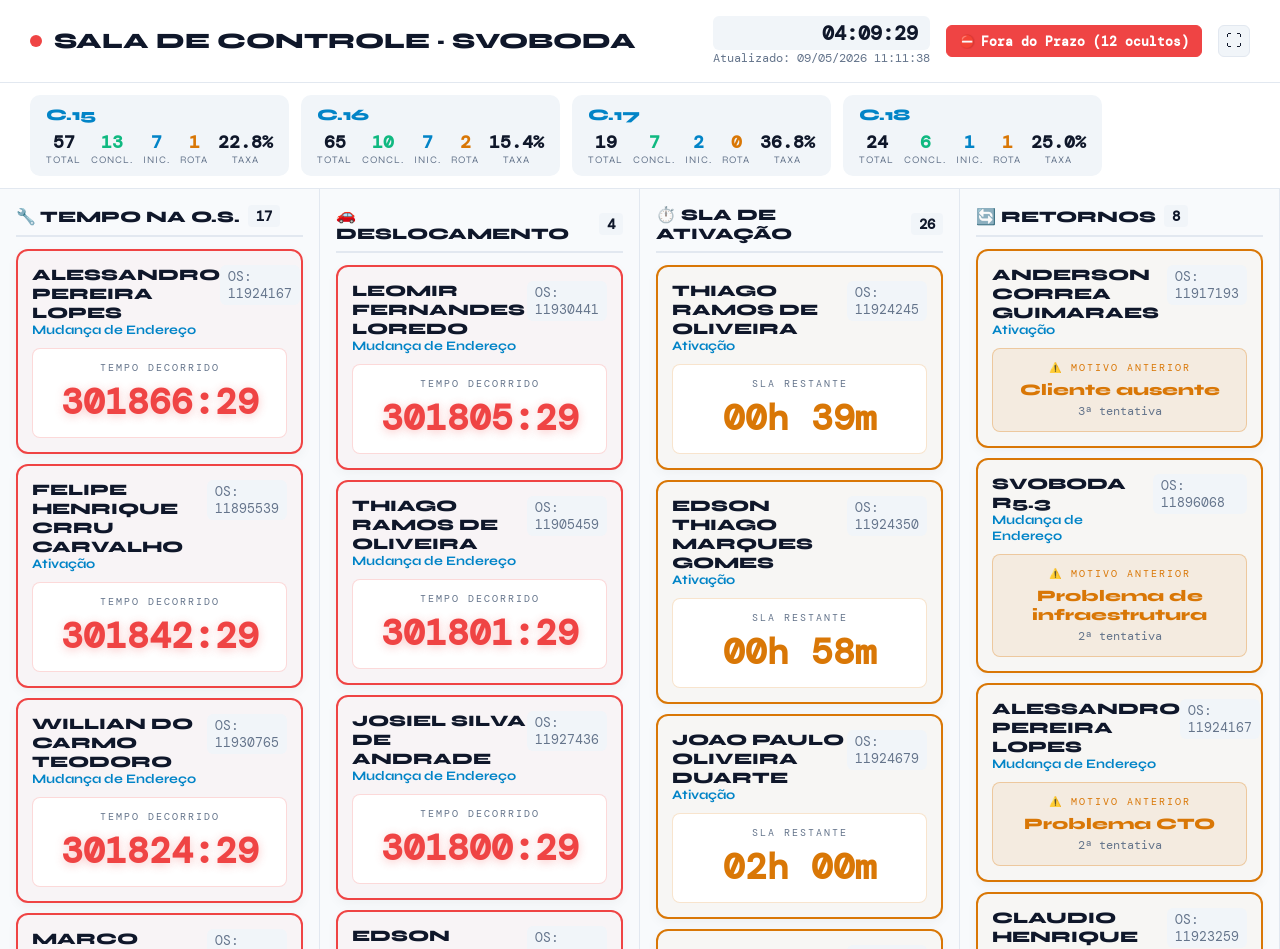
<file: monitor_os_tv.html>
<!DOCTYPE html>
<html lang="pt-BR">
<head>
<meta charset="UTF-8">
<meta http-equiv="refresh" content="60">
<meta http-equiv="cache-control" content="no-cache, no-store, must-revalidate">
<meta http-equiv="pragma" content="no-cache">
<meta http-equiv="expires" content="0">
<meta name="viewport" content="width=device-width, initial-scale=1.0">
<title>Monitor TV - Sala de Controle</title>
<link href="https://fonts.googleapis.com/css2?family=Syne:wght@400;600;700;800&family=DM+Mono:wght@300;400;500;700&display=swap" rel="stylesheet">
<style>
  :root {
    --bg: #f8fafc; --surface: #ffffff; --surface2: #f1f5f9;
    --border: #e2e8f0; --accent: #0284c7; --green: #10b981;
    --red: #ef4444; --yellow: #d97706; --text: #0f172a; --muted: #64748b;
    --font-head: 'Syne', sans-serif; --font-mono: 'DM Mono', monospace;
  }
  * { margin:0; padding:0; box-sizing:border-box; }
  body { background:var(--bg); color:var(--text); font-family:var(--font-head); overflow-x:hidden; }

  .tv-header {
    display:flex; align-items:center; justify-content:space-between;
    padding:16px 30px; background:#fff;
    border-bottom:1px solid var(--border); box-shadow:0 2px 10px rgba(0,0,0,0.03);
  }
  .tv-title { font-size:22px; font-weight:800; display:flex; align-items:center; gap:12px; }
  .pulse-dot { width:12px; height:12px; border-radius:50%; background:var(--red); animation:pulse 1.5s infinite; }
  .tv-clock { font-family:var(--font-mono); font-size:20px; font-weight:700; background:var(--surface2); padding:4px 12px; border-radius:6px; }
  .tv-update { font-family:var(--font-mono); font-size:12px; color:var(--muted); }

  /* Regionais */
  .regionais-row {
    display:flex; gap:12px; padding:12px 30px; background:#fff;
    border-bottom:1px solid var(--border); overflow-x:auto;
  }
  .regional-card {
    background:var(--surface2); border-radius:10px; padding:10px 16px;
    min-width:180px; flex-shrink:0;
  }
  .regional-nome { font-size:16px; font-weight:800; margin-bottom:6px; color:var(--accent); }
  .regional-stats { display:flex; gap:10px; }
  .stat { display:flex; flex-direction:column; align-items:center; }
  .stat-num { font-family:var(--font-mono); font-size:18px; font-weight:800; }
  .stat-num.green { color:var(--green); }
  .stat-num.blue { color:var(--accent); }
  .stat-num.orange { color:var(--yellow); }
  .stat-label { font-size:10px; color:var(--muted); text-transform:uppercase; letter-spacing:1px; }

  /* Paineis */
  .panels { display:grid; grid-template-columns:1fr 1fr 1fr 1fr; gap:0; height:calc(100vh - 140px); }
  .panel {
    padding:16px; overflow-y:auto; border-right:1px solid var(--border);
  }
  .panel-title {
    font-size:16px; font-weight:800; margin-bottom:12px;
    display:flex; align-items:center; gap:8px;
    padding-bottom:8px; border-bottom:2px solid var(--border);
  }
  .panel-title .count { font-family:var(--font-mono); background:var(--surface2); padding:2px 8px; border-radius:4px; font-size:14px; }

  .os-card {
    background:var(--surface); border:2px solid var(--border);
    border-radius:12px; padding:14px; margin-bottom:10px;
    display:flex; flex-direction:column; gap:10px;
    box-shadow:0 4px 12px rgba(0,0,0,0.04);
  }
  .os-card.danger { border-color:var(--red); background:rgba(239,68,68,0.03); animation:borderPulse 2s infinite; }
  .os-card.warning { border-color:var(--yellow); background:rgba(217,119,6,0.03); }

  .tec-info { display:flex; justify-content:space-between; align-items:flex-start; }
  .tec-name { font-size:16px; font-weight:800; text-transform:uppercase; }
  .os-number { font-family:var(--font-mono); color:var(--muted); font-size:13px; background:var(--surface2); padding:3px 8px; border-radius:6px; }
  .os-type { font-size:13px; color:var(--accent); font-weight:700; }

  .timer-box {
    background:var(--surface2); border-radius:8px; padding:12px;
    display:flex; flex-direction:column; align-items:center;
    border:1px solid var(--border);
  }
  .timer-label { font-family:var(--font-mono); font-size:10px; color:var(--muted); text-transform:uppercase; letter-spacing:2px; margin-bottom:4px; }
  .timer-value { font-family:var(--font-mono); font-size:36px; font-weight:800; }

  .danger .timer-box { background:#fff; border-color:rgba(239,68,68,0.2); }
  .danger .timer-value { color:var(--red); text-shadow:0 2px 10px rgba(239,68,68,0.3); }
  .danger.sla-estourado .timer-box { animation:pulse 1.5s infinite; }
  .warning .timer-box { background:#fff; border-color:rgba(217,119,6,0.2); }
  .warning .timer-value { color:var(--yellow); }
  .safe .timer-value { color:var(--green); }

  .empty-msg { text-align:center; padding:40px; color:var(--muted); font-size:18px; }

  /* Retorno cards */
  .retorno-motivo {
    background:rgba(217,119,6,0.08); border:1px solid rgba(217,119,6,0.3);
    border-radius:8px; padding:12px; text-align:center;
  }
  .retorno-label {
    font-family:var(--font-mono); font-size:10px; color:var(--yellow);
    text-transform:uppercase; letter-spacing:2px; margin-bottom:6px;
  }
  .retorno-texto {
    font-size:16px; font-weight:800; color:var(--yellow);
  }
  .retorno-tentativas {
    font-family:var(--font-mono); font-size:12px; color:var(--muted); margin-top:4px;
  }
  .danger .retorno-motivo {
    background:rgba(239,68,68,0.08); border-color:rgba(239,68,68,0.3);
  }
  .danger .retorno-label, .danger .retorno-texto {
    color:var(--red);
  }

  .fs-btn { background:var(--surface2); border:1px solid var(--border); color:var(--text); width:32px; height:32px; border-radius:6px; cursor:pointer; font-size:16px; display:flex; align-items:center; justify-content:center; transition:all 0.2s; }
  .fs-btn:hover { background:var(--accent); color:#fff; border-color:var(--accent); }
  .filter-fora-btn { width:auto; padding:0 12px; gap:6px; font-size:13px; font-family:var(--font-mono); font-weight:700; border-radius:6px; white-space:nowrap; }
  .filter-fora-btn.fora-oculto { background:#ef4444; color:#fff; border-color:#ef4444; }
  .filter-fora-btn.fora-oculto:hover { background:#dc2626; border-color:#dc2626; }

  @keyframes pulse { 0%,100%{opacity:1;box-shadow:0 0 8px rgba(239,68,68,0.6);} 50%{opacity:.4;box-shadow:none;} }
  @keyframes borderPulse { 0%,100%{border-color:var(--red);box-shadow:0 0 15px rgba(239,68,68,0.15);} 50%{border-color:var(--border);box-shadow:none;} }
</style>
</head>
<body>

<div class="tv-header">
  <div class="tv-title">
    <div class="pulse-dot"></div>
    SALA DE CONTROLE · SVOBODA
  </div>
  <div style="display:flex; align-items:center; gap:16px;">
    <div style="text-align:right;">
      <div class="tv-clock" id="main-clock">11:11:38</div>
      <div class="tv-update">Atualizado: 09/05/2026 11:11:38</div>
    </div>
    <button class="fs-btn filter-fora-btn" id="btn-fora" onclick="toggleFora()" title="Ocultar/Mostrar Fora do Prazo">⛔ <span id="lbl-fora">Fora do Prazo</span></button>
    <button class="fs-btn" onclick="toggleFS()" title="Tela Cheia">⛶</button>
  </div>
</div>

<div class="regionais-row">
        <div class="regional-card">
          <div class="regional-nome">C.15</div>
          <div class="regional-stats">
            <div class="stat"><span class="stat-num">57</span><span class="stat-label">Total</span></div>
            <div class="stat"><span class="stat-num green">13</span><span class="stat-label">Concl.</span></div>
            <div class="stat"><span class="stat-num blue">7</span><span class="stat-label">Inic.</span></div>
            <div class="stat"><span class="stat-num orange">1</span><span class="stat-label">Rota</span></div>
            <div class="stat"><span class="stat-num">22.8%</span><span class="stat-label">Taxa</span></div>
          </div>
        </div>
        <div class="regional-card">
          <div class="regional-nome">C.16</div>
          <div class="regional-stats">
            <div class="stat"><span class="stat-num">65</span><span class="stat-label">Total</span></div>
            <div class="stat"><span class="stat-num green">10</span><span class="stat-label">Concl.</span></div>
            <div class="stat"><span class="stat-num blue">7</span><span class="stat-label">Inic.</span></div>
            <div class="stat"><span class="stat-num orange">2</span><span class="stat-label">Rota</span></div>
            <div class="stat"><span class="stat-num">15.4%</span><span class="stat-label">Taxa</span></div>
          </div>
        </div>
        <div class="regional-card">
          <div class="regional-nome">C.17</div>
          <div class="regional-stats">
            <div class="stat"><span class="stat-num">19</span><span class="stat-label">Total</span></div>
            <div class="stat"><span class="stat-num green">7</span><span class="stat-label">Concl.</span></div>
            <div class="stat"><span class="stat-num blue">2</span><span class="stat-label">Inic.</span></div>
            <div class="stat"><span class="stat-num orange">0</span><span class="stat-label">Rota</span></div>
            <div class="stat"><span class="stat-num">36.8%</span><span class="stat-label">Taxa</span></div>
          </div>
        </div>
        <div class="regional-card">
          <div class="regional-nome">C.18</div>
          <div class="regional-stats">
            <div class="stat"><span class="stat-num">24</span><span class="stat-label">Total</span></div>
            <div class="stat"><span class="stat-num green">6</span><span class="stat-label">Concl.</span></div>
            <div class="stat"><span class="stat-num blue">1</span><span class="stat-label">Inic.</span></div>
            <div class="stat"><span class="stat-num orange">1</span><span class="stat-label">Rota</span></div>
            <div class="stat"><span class="stat-num">25.0%</span><span class="stat-label">Taxa</span></div>
          </div>
        </div></div>

<div class="panels">
  <div class="panel">
    <div class="panel-title">🔧 TEMPO NA O.S. <span class="count">17</span></div>
    
        <div class="os-card danger">
          <div class="tec-info">
            <div>
              <div class="tec-name">Alessandro Pereira Lopes</div>
              <div class="os-type">Mudança de Endereço</div>
            </div>
            <div class="os-number">OS: 11924167</div>
          </div>
          <div class="timer-box">
            <div class="timer-label">TEMPO DECORRIDO</div>
            <div class="timer-value" data-start-epoch="1778331780364">68:00</div>
          </div>
        </div>
        <div class="os-card danger">
          <div class="tec-info">
            <div>
              <div class="tec-name">FELIPE HENRIQUE CRRU CARVALHO</div>
              <div class="os-type">Ativação</div>
            </div>
            <div class="os-number">OS: 11895539</div>
          </div>
          <div class="timer-box">
            <div class="timer-label">TEMPO DECORRIDO</div>
            <div class="timer-value" data-start-epoch="1778333220368">44:00</div>
          </div>
        </div>
        <div class="os-card safe">
          <div class="tec-info">
            <div>
              <div class="tec-name">Willian do Carmo Teodoro</div>
              <div class="os-type">Mudança de Endereço</div>
            </div>
            <div class="os-number">OS: 11930765</div>
          </div>
          <div class="timer-box">
            <div class="timer-label">TEMPO DECORRIDO</div>
            <div class="timer-value" data-start-epoch="1778334300369">26:00</div>
          </div>
        </div>
        <div class="os-card safe">
          <div class="tec-info">
            <div>
              <div class="tec-name">Marco Antonio de Sena Goncalves</div>
              <div class="os-type">Ativação</div>
            </div>
            <div class="os-number">OS: 11929394</div>
          </div>
          <div class="timer-box">
            <div class="timer-label">TEMPO DECORRIDO</div>
            <div class="timer-value" data-start-epoch="1778334480364">23:00</div>
          </div>
        </div>
        <div class="os-card safe">
          <div class="tec-info">
            <div>
              <div class="tec-name">Anderson Correa Guimaraes</div>
              <div class="os-type">Ativação</div>
            </div>
            <div class="os-number">OS: 11926240</div>
          </div>
          <div class="timer-box">
            <div class="timer-label">TEMPO DECORRIDO</div>
            <div class="timer-value" data-start-epoch="1778334480367">23:00</div>
          </div>
        </div>
        <div class="os-card safe">
          <div class="tec-info">
            <div>
              <div class="tec-name">WAGNER JULIO LOPES MENDES</div>
              <div class="os-type">Mudança de Endereço</div>
            </div>
            <div class="os-number">OS: 11905114</div>
          </div>
          <div class="timer-box">
            <div class="timer-label">TEMPO DECORRIDO</div>
            <div class="timer-value" data-start-epoch="1778334480369">23:00</div>
          </div>
        </div>
        <div class="os-card safe">
          <div class="tec-info">
            <div>
              <div class="tec-name">Jefferson de Oliveira Alves</div>
              <div class="os-type">Ativação</div>
            </div>
            <div class="os-number">OS: 11910239</div>
          </div>
          <div class="timer-box">
            <div class="timer-label">TEMPO DECORRIDO</div>
            <div class="timer-value" data-start-epoch="1778334660365">20:00</div>
          </div>
        </div>
        <div class="os-card safe">
          <div class="tec-info">
            <div>
              <div class="tec-name">Deyvid Vieira da Silva</div>
              <div class="os-type">Ativação</div>
            </div>
            <div class="os-number">OS: 11922176</div>
          </div>
          <div class="timer-box">
            <div class="timer-label">TEMPO DECORRIDO</div>
            <div class="timer-value" data-start-epoch="1778334840365">17:00</div>
          </div>
        </div>
        <div class="os-card safe">
          <div class="tec-info">
            <div>
              <div class="tec-name">CRISTOVO PEREIRA DAMA</div>
              <div class="os-type">Mudança de Endereço</div>
            </div>
            <div class="os-number">OS: 11928696</div>
          </div>
          <div class="timer-box">
            <div class="timer-label">TEMPO DECORRIDO</div>
            <div class="timer-value" data-start-epoch="1778335080367">13:00</div>
          </div>
        </div>
        <div class="os-card safe">
          <div class="tec-info">
            <div>
              <div class="tec-name">JONATHAS DE SOUZA HAMMES</div>
              <div class="os-type">Ativação</div>
            </div>
            <div class="os-number">OS: 11909956</div>
          </div>
          <div class="timer-box">
            <div class="timer-label">TEMPO DECORRIDO</div>
            <div class="timer-value" data-start-epoch="1778335080368">13:00</div>
          </div>
        </div>
        <div class="os-card safe">
          <div class="tec-info">
            <div>
              <div class="tec-name">DARLAN MARQUES DANTAS</div>
              <div class="os-type">Upgrade/Downgrade</div>
            </div>
            <div class="os-number">OS: 11917813</div>
          </div>
          <div class="timer-box">
            <div class="timer-label">TEMPO DECORRIDO</div>
            <div class="timer-value" data-start-epoch="1778335140365">12:00</div>
          </div>
        </div>
        <div class="os-card safe">
          <div class="tec-info">
            <div>
              <div class="tec-name">Andre Martins Cordeiro Afonso</div>
              <div class="os-type">Ativação</div>
            </div>
            <div class="os-number">OS: 11927942</div>
          </div>
          <div class="timer-box">
            <div class="timer-label">TEMPO DECORRIDO</div>
            <div class="timer-value" data-start-epoch="1778335320368">09:00</div>
          </div>
        </div>
        <div class="os-card safe">
          <div class="tec-info">
            <div>
              <div class="tec-name">David Carneiro Rodrigues</div>
              <div class="os-type">Ativação</div>
            </div>
            <div class="os-number">OS: 11928946</div>
          </div>
          <div class="timer-box">
            <div class="timer-label">TEMPO DECORRIDO</div>
            <div class="timer-value" data-start-epoch="1778335500369">06:00</div>
          </div>
        </div>
        <div class="os-card safe">
          <div class="tec-info">
            <div>
              <div class="tec-name">Claudio Henrique De Souza</div>
              <div class="os-type">Ativação</div>
            </div>
            <div class="os-number">OS: 11930180</div>
          </div>
          <div class="timer-box">
            <div class="timer-label">TEMPO DECORRIDO</div>
            <div class="timer-value" data-start-epoch="1778335560364">05:00</div>
          </div>
        </div>
        <div class="os-card safe">
          <div class="tec-info">
            <div>
              <div class="tec-name">IGOR LOPES DA SILVA</div>
              <div class="os-type">Reparo Corretivo</div>
            </div>
            <div class="os-number">OS: 11929803</div>
          </div>
          <div class="timer-box">
            <div class="timer-label">TEMPO DECORRIDO</div>
            <div class="timer-value" data-start-epoch="1778335620367">04:00</div>
          </div>
        </div>
        <div class="os-card safe">
          <div class="tec-info">
            <div>
              <div class="tec-name">Pedro Henrique Dos Santos Da Silva</div>
              <div class="os-type">Ativação</div>
            </div>
            <div class="os-number">OS: 11918205</div>
          </div>
          <div class="timer-box">
            <div class="timer-label">TEMPO DECORRIDO</div>
            <div class="timer-value" data-start-epoch="1778335800365">01:00</div>
          </div>
        </div>
        <div class="os-card safe">
          <div class="tec-info">
            <div>
              <div class="tec-name">MAIKE MARQUES MOTTA</div>
              <div class="os-type">Ativação</div>
            </div>
            <div class="os-number">OS: 11928155</div>
          </div>
          <div class="timer-box">
            <div class="timer-label">TEMPO DECORRIDO</div>
            <div class="timer-value" data-start-epoch="1778335800368">01:00</div>
          </div>
        </div>
  </div>
  <div class="panel">
    <div class="panel-title">🚗 DESLOCAMENTO <span class="count">4</span></div>
    
        <div class="os-card safe">
          <div class="tec-info">
            <div>
              <div class="tec-name">Leomir Fernandes Loredo</div>
              <div class="os-type">Mudança de Endereço</div>
            </div>
            <div class="os-number">OS: 11930441</div>
          </div>
          <div class="timer-box">
            <div class="timer-label">TEMPO DECORRIDO</div>
            <div class="timer-value" data-start-epoch="1778335440369">07:00</div>
          </div>
        </div>
        <div class="os-card safe">
          <div class="tec-info">
            <div>
              <div class="tec-name">THIAGO RAMOS DE OLIVEIRA</div>
              <div class="os-type">Mudança de Endereço</div>
            </div>
            <div class="os-number">OS: 11905459</div>
          </div>
          <div class="timer-box">
            <div class="timer-label">TEMPO DECORRIDO</div>
            <div class="timer-value" data-start-epoch="1778335680368">03:00</div>
          </div>
        </div>
        <div class="os-card safe">
          <div class="tec-info">
            <div>
              <div class="tec-name">JOSIEL SILVA DE ANDRADE</div>
              <div class="os-type">Mudança de Endereço</div>
            </div>
            <div class="os-number">OS: 11927436</div>
          </div>
          <div class="timer-box">
            <div class="timer-label">TEMPO DECORRIDO</div>
            <div class="timer-value" data-start-epoch="1778335740369">02:00</div>
          </div>
        </div>
        <div class="os-card safe">
          <div class="tec-info">
            <div>
              <div class="tec-name">Edson Thiago Marques Gomes</div>
              <div class="os-type">Mudança de Endereço</div>
            </div>
            <div class="os-number">OS: 11926393</div>
          </div>
          <div class="timer-box">
            <div class="timer-label">TEMPO DECORRIDO</div>
            <div class="timer-value" data-start-epoch="1778336160365">00:00</div>
          </div>
        </div>
  </div>
  <div class="panel">
    <div class="panel-title">⏱️ SLA DE ATIVAÇÃO <span class="count">26</span></div>
    
        <div class="os-card danger sla-estourado">
          <div class="tec-info">
            <div>
              <div class="tec-name">Luiz Felipe Rodrigues De Fatima</div>
              <div class="os-type">Ativação</div>
            </div>
            <div class="os-number">OS: 11856124</div>
          </div>
          <div class="timer-box">
            <div class="timer-label">SLA RESTANTE</div>
            <div class="timer-value timer-sla" data-min-restantes="-28253">FORA DO PRAZO</div>
          </div>
        </div>
        <div class="os-card danger sla-estourado">
          <div class="tec-info">
            <div>
              <div class="tec-name">SVOBODA R6.1</div>
              <div class="os-type">Ativação</div>
            </div>
            <div class="os-number">OS: 11873709</div>
          </div>
          <div class="timer-box">
            <div class="timer-label">SLA RESTANTE</div>
            <div class="timer-value timer-sla" data-min-restantes="-20225">FORA DO PRAZO</div>
          </div>
        </div>
        <div class="os-card danger sla-estourado">
          <div class="tec-info">
            <div>
              <div class="tec-name">FELIPE HENRIQUE CRRU CARVALHO</div>
              <div class="os-type">Ativação</div>
            </div>
            <div class="os-number">OS: 11895539</div>
          </div>
          <div class="timer-box">
            <div class="timer-label">SLA RESTANTE</div>
            <div class="timer-value timer-sla" data-min-restantes="-11435">FORA DO PRAZO</div>
          </div>
        </div>
        <div class="os-card danger sla-estourado">
          <div class="tec-info">
            <div>
              <div class="tec-name">JONATHAS DE SOUZA HAMMES</div>
              <div class="os-type">Ativação</div>
            </div>
            <div class="os-number">OS: 11909956</div>
          </div>
          <div class="timer-box">
            <div class="timer-label">SLA RESTANTE</div>
            <div class="timer-value timer-sla" data-min-restantes="-4403">FORA DO PRAZO</div>
          </div>
        </div>
        <div class="os-card danger sla-estourado">
          <div class="tec-info">
            <div>
              <div class="tec-name">Jefferson de Oliveira Alves</div>
              <div class="os-type">Ativação</div>
            </div>
            <div class="os-number">OS: 11910239</div>
          </div>
          <div class="timer-box">
            <div class="timer-label">SLA RESTANTE</div>
            <div class="timer-value timer-sla" data-min-restantes="-4360">FORA DO PRAZO</div>
          </div>
        </div>
        <div class="os-card danger sla-estourado">
          <div class="tec-info">
            <div>
              <div class="tec-name">CRISTOVO PEREIRA DAMA</div>
              <div class="os-type">Ativação</div>
            </div>
            <div class="os-number">OS: 11915546</div>
          </div>
          <div class="timer-box">
            <div class="timer-label">SLA RESTANTE</div>
            <div class="timer-value timer-sla" data-min-restantes="-2821">FORA DO PRAZO</div>
          </div>
        </div>
        <div class="os-card danger sla-estourado">
          <div class="tec-info">
            <div>
              <div class="tec-name">IGOR LOPES DA SILVA</div>
              <div class="os-type">Ativação</div>
            </div>
            <div class="os-number">OS: 11915649</div>
          </div>
          <div class="timer-box">
            <div class="timer-label">SLA RESTANTE</div>
            <div class="timer-value timer-sla" data-min-restantes="-2788">FORA DO PRAZO</div>
          </div>
        </div>
        <div class="os-card danger sla-estourado">
          <div class="tec-info">
            <div>
              <div class="tec-name">MAIKE MARQUES MOTTA</div>
              <div class="os-type">Ativação</div>
            </div>
            <div class="os-number">OS: 11915760</div>
          </div>
          <div class="timer-box">
            <div class="timer-label">SLA RESTANTE</div>
            <div class="timer-value timer-sla" data-min-restantes="-2766">FORA DO PRAZO</div>
          </div>
        </div>
        <div class="os-card danger sla-estourado">
          <div class="tec-info">
            <div>
              <div class="tec-name">Anderson Correa Guimaraes</div>
              <div class="os-type">Ativação</div>
            </div>
            <div class="os-number">OS: 11917193</div>
          </div>
          <div class="timer-box">
            <div class="timer-label">SLA RESTANTE</div>
            <div class="timer-value timer-sla" data-min-restantes="-2511">FORA DO PRAZO</div>
          </div>
        </div>
        <div class="os-card danger sla-estourado">
          <div class="tec-info">
            <div>
              <div class="tec-name">Pedro Henrique Dos Santos Da Silva</div>
              <div class="os-type">Ativação</div>
            </div>
            <div class="os-number">OS: 11918205</div>
          </div>
          <div class="timer-box">
            <div class="timer-label">SLA RESTANTE</div>
            <div class="timer-value timer-sla" data-min-restantes="-2251">FORA DO PRAZO</div>
          </div>
        </div>
        <div class="os-card danger sla-estourado">
          <div class="tec-info">
            <div>
              <div class="tec-name">Deyvid Vieira da Silva</div>
              <div class="os-type">Ativação</div>
            </div>
            <div class="os-number">OS: 11922176</div>
          </div>
          <div class="timer-box">
            <div class="timer-label">SLA RESTANTE</div>
            <div class="timer-value timer-sla" data-min-restantes="-973">FORA DO PRAZO</div>
          </div>
        </div>
        <div class="os-card danger sla-estourado">
          <div class="tec-info">
            <div>
              <div class="tec-name">Claudio Henrique De Souza</div>
              <div class="os-type">Ativação</div>
            </div>
            <div class="os-number">OS: 11923259</div>
          </div>
          <div class="timer-box">
            <div class="timer-label">SLA RESTANTE</div>
            <div class="timer-value timer-sla" data-min-restantes="-119">FORA DO PRAZO</div>
          </div>
        </div>
        <div class="os-card warning">
          <div class="tec-info">
            <div>
              <div class="tec-name">THIAGO RAMOS DE OLIVEIRA</div>
              <div class="os-type">Ativação</div>
            </div>
            <div class="os-number">OS: 11924245</div>
          </div>
          <div class="timer-box">
            <div class="timer-label">SLA RESTANTE</div>
            <div class="timer-value timer-sla" data-min-restantes="39">00h 39m</div>
          </div>
        </div>
        <div class="os-card warning">
          <div class="tec-info">
            <div>
              <div class="tec-name">Edson Thiago Marques Gomes</div>
              <div class="os-type">Ativação</div>
            </div>
            <div class="os-number">OS: 11924350</div>
          </div>
          <div class="timer-box">
            <div class="timer-label">SLA RESTANTE</div>
            <div class="timer-value timer-sla" data-min-restantes="58">00h 58m</div>
          </div>
        </div>
        <div class="os-card warning">
          <div class="tec-info">
            <div>
              <div class="tec-name">JOAO PAULO OLIVEIRA DUARTE</div>
              <div class="os-type">Ativação</div>
            </div>
            <div class="os-number">OS: 11924679</div>
          </div>
          <div class="timer-box">
            <div class="timer-label">SLA RESTANTE</div>
            <div class="timer-value timer-sla" data-min-restantes="120">02h 00m</div>
          </div>
        </div>
        <div class="os-card warning">
          <div class="tec-info">
            <div>
              <div class="tec-name">WAGNER JULIO LOPES MENDES</div>
              <div class="os-type">Ativação</div>
            </div>
            <div class="os-number">OS: 11924901</div>
          </div>
          <div class="timer-box">
            <div class="timer-label">SLA RESTANTE</div>
            <div class="timer-value timer-sla" data-min-restantes="168">02h 48m</div>
          </div>
        </div>
        <div class="os-card safe">
          <div class="tec-info">
            <div>
              <div class="tec-name">SVOBODA R5.3</div>
              <div class="os-type">Ativação</div>
            </div>
            <div class="os-number">OS: 11927330</div>
          </div>
          <div class="timer-box">
            <div class="timer-label">SLA RESTANTE</div>
            <div class="timer-value timer-sla" data-min-restantes="1271">21h 11m</div>
          </div>
        </div>
        <div class="os-card safe">
          <div class="tec-info">
            <div>
              <div class="tec-name">Andre Martins Cordeiro Afonso</div>
              <div class="os-type">Ativação</div>
            </div>
            <div class="os-number">OS: 11927942</div>
          </div>
          <div class="timer-box">
            <div class="timer-label">SLA RESTANTE</div>
            <div class="timer-value timer-sla" data-min-restantes="1390">23h 10m</div>
          </div>
        </div>
        <div class="os-card safe">
          <div class="tec-info">
            <div>
              <div class="tec-name">Marcos Antonio dos Santos Viegas Serra</div>
              <div class="os-type">Ativação</div>
            </div>
            <div class="os-number">OS: 11928087</div>
          </div>
          <div class="timer-box">
            <div class="timer-label">SLA RESTANTE</div>
            <div class="timer-value timer-sla" data-min-restantes="1411">23h 31m</div>
          </div>
        </div>
        <div class="os-card safe">
          <div class="tec-info">
            <div>
              <div class="tec-name">David Carneiro Rodrigues</div>
              <div class="os-type">Ativação</div>
            </div>
            <div class="os-number">OS: 11928330</div>
          </div>
          <div class="timer-box">
            <div class="timer-label">SLA RESTANTE</div>
            <div class="timer-value timer-sla" data-min-restantes="1454">24h 14m</div>
          </div>
        </div>
        <div class="os-card safe">
          <div class="tec-info">
            <div>
              <div class="tec-name">Marco Antonio de Sena Goncalves</div>
              <div class="os-type">Ativação</div>
            </div>
            <div class="os-number">OS: 11929394</div>
          </div>
          <div class="timer-box">
            <div class="timer-label">SLA RESTANTE</div>
            <div class="timer-value timer-sla" data-min-restantes="1650">27h 30m</div>
          </div>
        </div>
        <div class="os-card safe">
          <div class="tec-info">
            <div>
              <div class="tec-name">Alessandro Pereira Lopes</div>
              <div class="os-type">Ativação</div>
            </div>
            <div class="os-number">OS: 11929423</div>
          </div>
          <div class="timer-box">
            <div class="timer-label">SLA RESTANTE</div>
            <div class="timer-value timer-sla" data-min-restantes="1654">27h 34m</div>
          </div>
        </div>
        <div class="os-card safe">
          <div class="tec-info">
            <div>
              <div class="tec-name">THIAGO DA SILVA ARAUJO</div>
              <div class="os-type">Ativação</div>
            </div>
            <div class="os-number">OS: 11929677</div>
          </div>
          <div class="timer-box">
            <div class="timer-label">SLA RESTANTE</div>
            <div class="timer-value timer-sla" data-min-restantes="1697">28h 17m</div>
          </div>
        </div>
        <div class="os-card safe">
          <div class="tec-info">
            <div>
              <div class="tec-name">Marcelo dos Santos Serrador</div>
              <div class="os-type">Ativação</div>
            </div>
            <div class="os-number">OS: 11930012</div>
          </div>
          <div class="timer-box">
            <div class="timer-label">SLA RESTANTE</div>
            <div class="timer-value timer-sla" data-min-restantes="1768">29h 28m</div>
          </div>
        </div>
        <div class="os-card safe">
          <div class="tec-info">
            <div>
              <div class="tec-name">Jovane de Souza Oliveira</div>
              <div class="os-type">Ativação</div>
            </div>
            <div class="os-number">OS: 11930097</div>
          </div>
          <div class="timer-box">
            <div class="timer-label">SLA RESTANTE</div>
            <div class="timer-value timer-sla" data-min-restantes="1786">29h 46m</div>
          </div>
        </div>
        <div class="os-card safe">
          <div class="tec-info">
            <div>
              <div class="tec-name">DARLAN MARQUES DANTAS</div>
              <div class="os-type">Ativação</div>
            </div>
            <div class="os-number">OS: 11930467</div>
          </div>
          <div class="timer-box">
            <div class="timer-label">SLA RESTANTE</div>
            <div class="timer-value timer-sla" data-min-restantes="1864">31h 04m</div>
          </div>
        </div>
  </div>
  <div class="panel">
    <div class="panel-title">🔄 RETORNOS <span class="count">8</span></div>
    
        <div class="os-card warning">
          <div class="tec-info">
            <div>
              <div class="tec-name">Anderson Correa Guimaraes</div>
              <div class="os-type">Ativação</div>
            </div>
            <div class="os-number">OS: 11917193</div>
          </div>
          <div class="retorno-motivo">
            <div class="retorno-label">⚠️ MOTIVO ANTERIOR</div>
            <div class="retorno-texto">Cliente ausente</div>
            <div class="retorno-tentativas">3ª tentativa</div>
          </div>
        </div>
        <div class="os-card warning">
          <div class="tec-info">
            <div>
              <div class="tec-name">SVOBODA R5.3</div>
              <div class="os-type">Mudança de Endereço</div>
            </div>
            <div class="os-number">OS: 11896068</div>
          </div>
          <div class="retorno-motivo">
            <div class="retorno-label">⚠️ MOTIVO ANTERIOR</div>
            <div class="retorno-texto">Problema de infraestrutura</div>
            <div class="retorno-tentativas">2ª tentativa</div>
          </div>
        </div>
        <div class="os-card warning">
          <div class="tec-info">
            <div>
              <div class="tec-name">Alessandro Pereira Lopes</div>
              <div class="os-type">Mudança de Endereço</div>
            </div>
            <div class="os-number">OS: 11924167</div>
          </div>
          <div class="retorno-motivo">
            <div class="retorno-label">⚠️ MOTIVO ANTERIOR</div>
            <div class="retorno-texto">Problema CTO</div>
            <div class="retorno-tentativas">2ª tentativa</div>
          </div>
        </div>
        <div class="os-card warning">
          <div class="tec-info">
            <div>
              <div class="tec-name">Claudio Henrique De Souza</div>
              <div class="os-type">Ativação</div>
            </div>
            <div class="os-number">OS: 11923259</div>
          </div>
          <div class="retorno-motivo">
            <div class="retorno-label">⚠️ MOTIVO ANTERIOR</div>
            <div class="retorno-texto">Solicitação de reagendamento</div>
            <div class="retorno-tentativas">2ª tentativa</div>
          </div>
        </div>
        <div class="os-card warning">
          <div class="tec-info">
            <div>
              <div class="tec-name">Deyvid Vieira da Silva</div>
              <div class="os-type">Ativação</div>
            </div>
            <div class="os-number">OS: 11922176</div>
          </div>
          <div class="retorno-motivo">
            <div class="retorno-label">⚠️ MOTIVO ANTERIOR</div>
            <div class="retorno-texto">Endereço não localizado</div>
            <div class="retorno-tentativas">2ª tentativa</div>
          </div>
        </div>
        <div class="os-card warning">
          <div class="tec-info">
            <div>
              <div class="tec-name">Deyvid Vieira da Silva</div>
              <div class="os-type">Mudança de Endereço</div>
            </div>
            <div class="os-number">OS: 11922307</div>
          </div>
          <div class="retorno-motivo">
            <div class="retorno-label">⚠️ MOTIVO ANTERIOR</div>
            <div class="retorno-texto">Endereço não localizado</div>
            <div class="retorno-tentativas">2ª tentativa</div>
          </div>
        </div>
        <div class="os-card warning">
          <div class="tec-info">
            <div>
              <div class="tec-name">CRISTOVO PEREIRA DAMA</div>
              <div class="os-type">Mudança de Endereço</div>
            </div>
            <div class="os-number">OS: 11928696</div>
          </div>
          <div class="retorno-motivo">
            <div class="retorno-label">⚠️ MOTIVO ANTERIOR</div>
            <div class="retorno-texto">Entrada não autorizada</div>
            <div class="retorno-tentativas">2ª tentativa</div>
          </div>
        </div>
        <div class="os-card warning">
          <div class="tec-info">
            <div>
              <div class="tec-name">THIAGO RAMOS DE OLIVEIRA</div>
              <div class="os-type">Ativação</div>
            </div>
            <div class="os-number">OS: 11924245</div>
          </div>
          <div class="retorno-motivo">
            <div class="retorno-label">⚠️ MOTIVO ANTERIOR</div>
            <div class="retorno-texto">Problema CTO</div>
            <div class="retorno-tentativas">2ª tentativa</div>
          </div>
        </div>
  </div>
</div>

<script>
  setInterval(() => {
    document.getElementById('main-clock').textContent = new Date().toLocaleTimeString('pt-BR');
  }, 1000);

  // Cronometros ao vivo (epoch: tempo real para O.S. e Deslocamento)
  const timers = document.querySelectorAll('.timer-value:not(.timer-sla)');
  setInterval(() => {
    const agora = Date.now();
    timers.forEach(t => {
      const epoch = parseInt(t.dataset.startEpoch);
      if (!epoch) return;
      let diffMs = agora - epoch;
      if (diffMs < 0) diffMs = 0;
      const totalSec = Math.floor(diffMs / 1000);
      const min = Math.floor(totalSec / 60);
      const sec = totalSec % 60;
      t.textContent = min.toString().padStart(2,'0') + ':' + sec.toString().padStart(2,'0');

      // Atualiza cor dinamicamente
      const card = t.closest('.os-card');
      if (!card) return;
      const panel = card.closest('.panel');
      const isOS = panel && panel.querySelector('.panel-title').textContent.includes('O.S.');
      const limVermelho = isOS ? 40 : 20;
      const limAmarelo = isOS ? 30 : 15;

      card.classList.remove('danger','warning','safe');
      if (min >= limVermelho) card.classList.add('danger');
      else if (min >= limAmarelo) card.classList.add('warning');
      else card.classList.add('safe');
    });
  }, 1000);

  // Fullscreen function
  function toggleFS() {
    if (!document.fullscreenElement) {
      document.documentElement.requestFullscreen().catch(err => {
        console.log(`Error attempting to enable fullscreen: ${err.message}`);
      });
    } else {
      if (document.exitFullscreen) {
        document.exitFullscreen();
      }
    }
  }
</script>

<script>
  // ── FILTRO: OCULTAR FORA DO PRAZO ──────────────────────────────
  (function() {
    var KEY = 'tv_fora_oculto';

    function applyFora(hide) {
      var cards = document.querySelectorAll('.os-card.sla-estourado');
      var btn   = document.getElementById('btn-fora');
      var lbl   = document.getElementById('lbl-fora');
      var n     = cards.length;

      cards.forEach(function(c) { c.style.display = hide ? 'none' : ''; });

      if (btn) {
        if (hide) {
          btn.classList.add('fora-oculto');
          btn.title = 'Mostrar Fora do Prazo (' + n + ' ocultos)';
        } else {
          btn.classList.remove('fora-oculto');
          btn.title = 'Ocultar Fora do Prazo';
        }
      }
      if (lbl) {
        lbl.textContent = hide ? 'Fora do Prazo (' + n + ' ocultos)' : 'Fora do Prazo';
      }

      localStorage.setItem(KEY, hide ? '1' : '0');
    }

    window.toggleFora = function() {
      applyFora(localStorage.getItem(KEY) !== '1');
    };

    // Aplica ao carregar — padrão: OCULTO
    var saved = localStorage.getItem(KEY);
    applyFora(saved === null || saved === '1');
  })();
</script>

</body>
</html>
</file>
